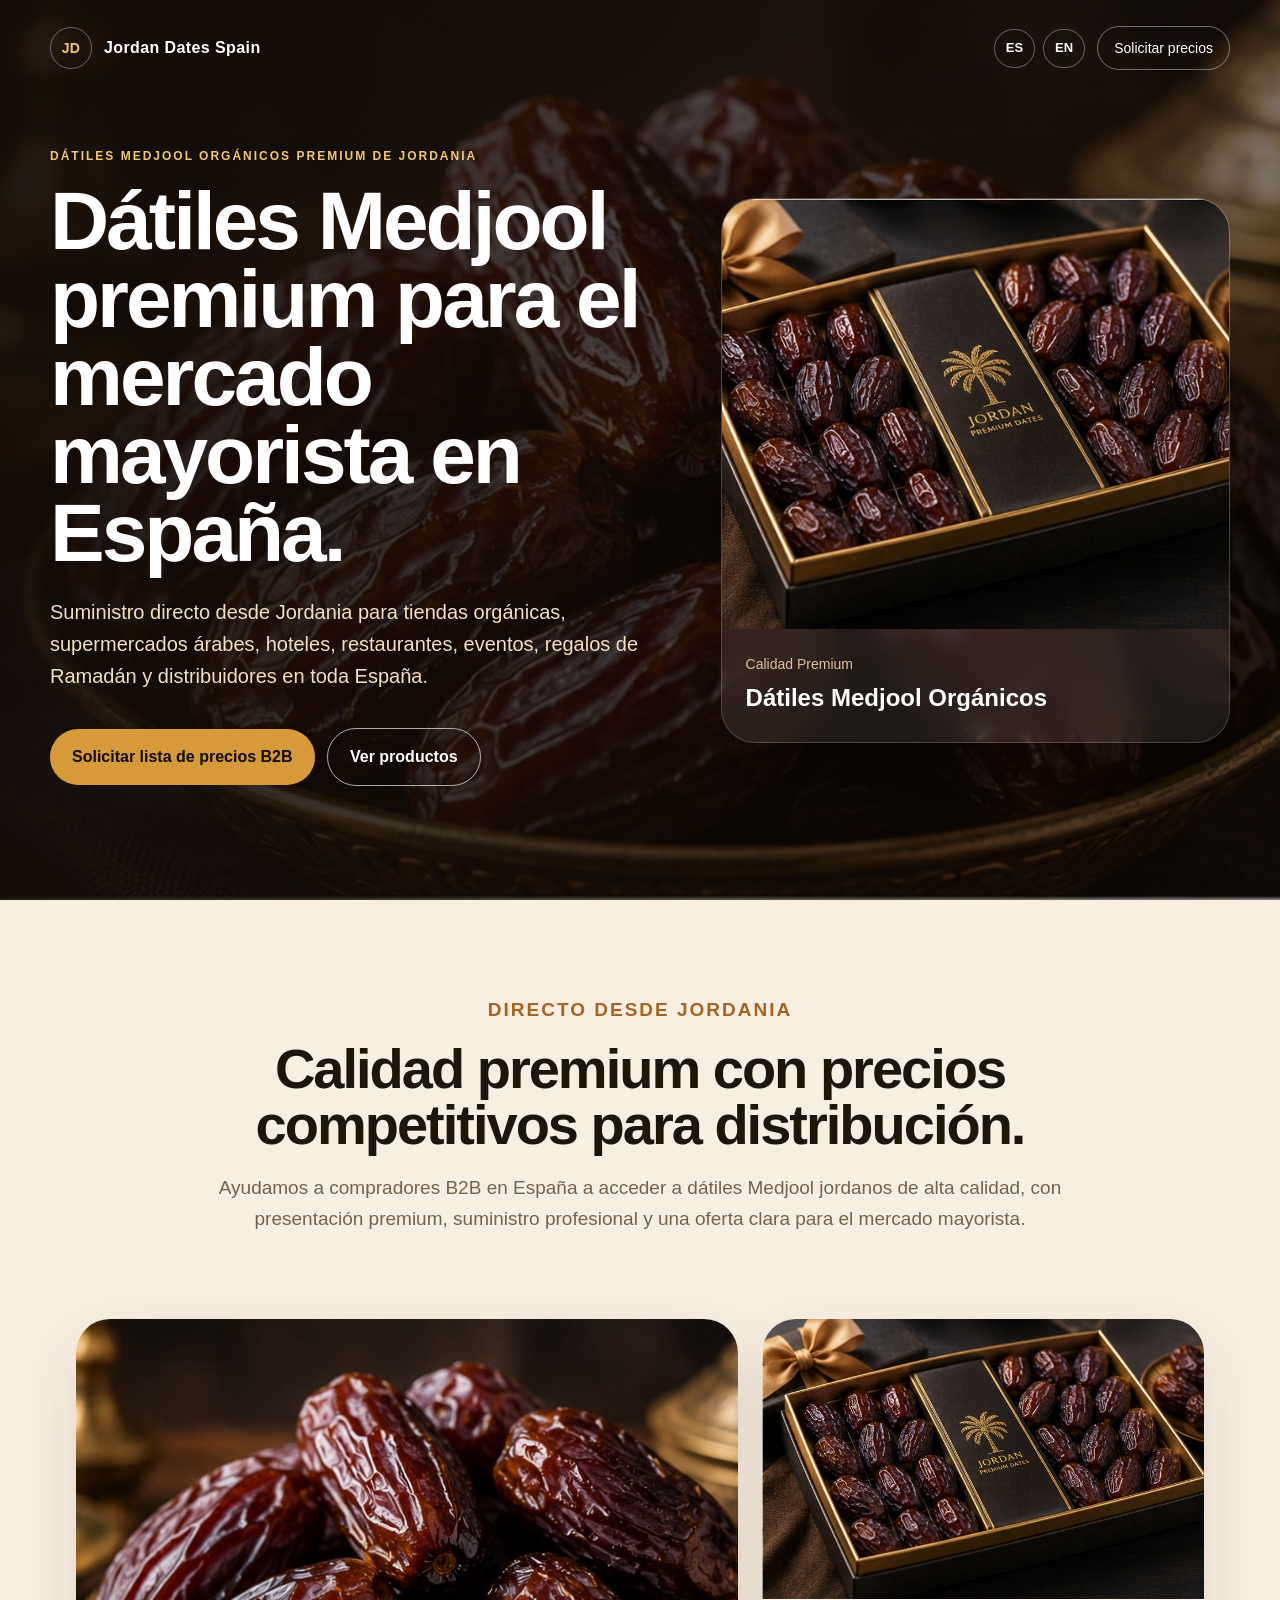
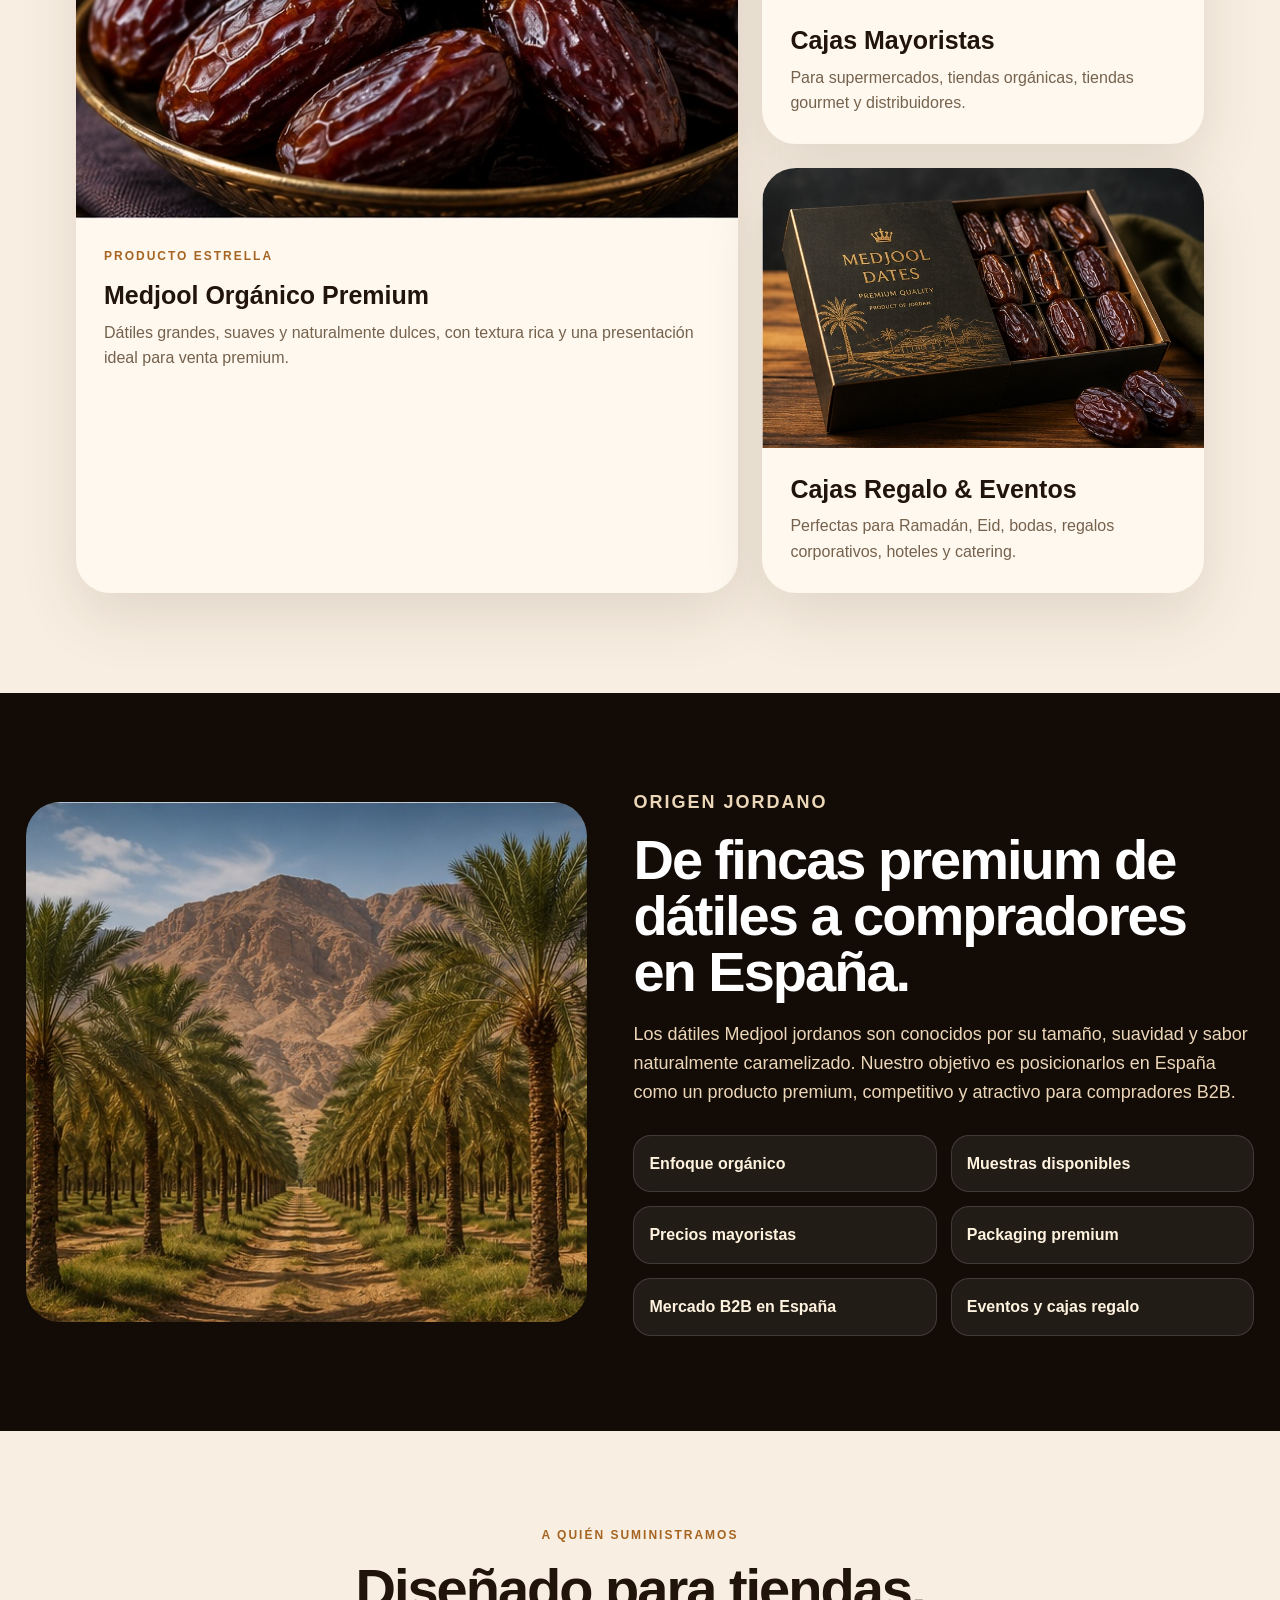
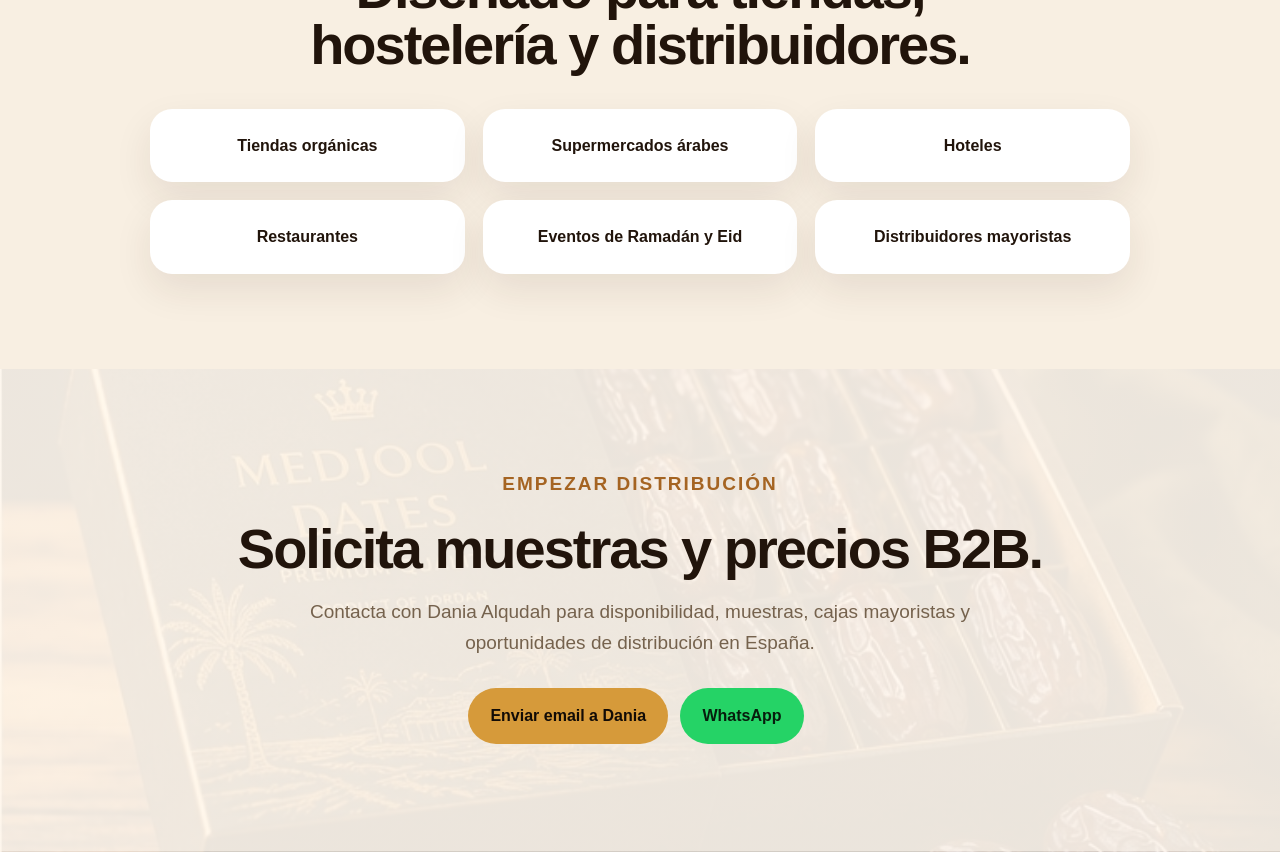
<file: index.html>
<!DOCTYPE html>
<html lang="es">
<head>
  <meta charset="UTF-8" />
  <meta name="viewport" content="width=device-width, initial-scale=1.0" />

  <title>Jordan Dates Spain | Dátiles Medjool Premium de Jordania</title>
  <meta name="description" content="Dátiles Medjool orgánicos premium de Jordania para tiendas, hoteles, restaurantes, eventos y distribuidores en España." />

  <link rel="stylesheet" href="styles.css" />
</head>
<body>

  <header class="hero">
    <nav class="navbar">
      <div class="brand">
        <span class="brand-mark">JD</span>
        <span>Jordan Dates Spain</span>
      </div>

      <div class="nav-actions">
        <div class="language-switch">
          <a href="index.html">ES</a>
          <a href="en.html">EN</a>
        </div>

        <a class="nav-link" href="#contact">Solicitar precios</a>
      </div>
    </nav>

    <div class="hero-inner">
      <div class="hero-copy">
        <p class="eyebrow">Dátiles Medjool Orgánicos Premium de Jordania</p>

        <h1>Dátiles Medjool premium para el mercado mayorista en España.</h1>

        <p class="hero-text">
          Suministro directo desde Jordania para tiendas orgánicas, supermercados árabes,
          hoteles, restaurantes, eventos, regalos de Ramadán y distribuidores en toda España.
        </p>

        <div class="hero-actions">
          <a class="button primary" href="#contact">Solicitar lista de precios B2B</a>
          <a class="button secondary" href="#products">Ver productos</a>
        </div>
      </div>

      <div class="hero-card">
        <img src="medjool-box.jpg.JPG" alt="Caja premium de dátiles Medjool de Jordania" />
        <div class="hero-card-content">
          <span>Calidad Premium</span>
          <strong>Dátiles Medjool Orgánicos</strong>
        </div>
      </div>
    </div>
  </header>

  <main>

    <section class="intro">
      <p class="eyebrow dark">Directo desde Jordania</p>
      <h2>Calidad premium con precios competitivos para distribución.</h2>
      <p>
        Ayudamos a compradores B2B en España a acceder a dátiles Medjool jordanos
        de alta calidad, con presentación premium, suministro profesional y una oferta
        clara para el mercado mayorista.
      </p>
    </section>

    <section id="products" class="products">
      <article class="product-card large">
        <img src="hero-dates.jpg.JPG" alt="Primer plano de dátiles Medjool premium" />
        <div>
          <p class="eyebrow dark">Producto estrella</p>
          <h3>Medjool Orgánico Premium</h3>
          <p>
            Dátiles grandes, suaves y naturalmente dulces, con textura rica y una
            presentación ideal para venta premium.
          </p>
        </div>
      </article>

      <article class="product-card">
        <img src="medjool-box.jpg.JPG" alt="Caja mayorista de dátiles Medjool" />
        <div>
          <h3>Cajas Mayoristas</h3>
          <p>
            Para supermercados, tiendas orgánicas, tiendas gourmet y distribuidores.
          </p>
        </div>
      </article>

      <article class="product-card">
        <img src="gift-box.jpg.JPG" alt="Caja regalo de dátiles Medjool" />
        <div>
          <h3>Cajas Regalo & Eventos</h3>
          <p>
            Perfectas para Ramadán, Eid, bodas, regalos corporativos, hoteles y catering.
          </p>
        </div>
      </article>
    </section>

    <section class="story">
      <div class="story-image">
        <img src="date-palms.jpg.JPG" alt="Palmeral de dátiles en Jordania" />
      </div>

      <div class="story-copy">
        <p class="eyebrow">Origen jordano</p>
        <h2>De fincas premium de dátiles a compradores en España.</h2>
        <p>
          Los dátiles Medjool jordanos son conocidos por su tamaño, suavidad y sabor
          naturalmente caramelizado. Nuestro objetivo es posicionarlos en España como
          un producto premium, competitivo y atractivo para compradores B2B.
        </p>

        <div class="features">
          <span>Enfoque orgánico</span>
          <span>Muestras disponibles</span>
          <span>Precios mayoristas</span>
          <span>Packaging premium</span>
          <span>Mercado B2B en España</span>
          <span>Eventos y cajas regalo</span>
        </div>
      </div>
    </section>

    <section class="buyers">
      <p class="eyebrow dark">A quién suministramos</p>
      <h2>Diseñado para tiendas, hostelería y distribuidores.</h2>

      <div class="buyer-grid">
        <div>Tiendas orgánicas</div>
        <div>Supermercados árabes</div>
        <div>Hoteles</div>
        <div>Restaurantes</div>
        <div>Eventos de Ramadán y Eid</div>
        <div>Distribuidores mayoristas</div>
      </div>
    </section>

    <section id="contact" class="contact">
      <p class="eyebrow dark">Empezar distribución</p>
      <h2>Solicita muestras y precios B2B.</h2>
      <p>
        Contacta con Dania Alqudah para disponibilidad, muestras, cajas mayoristas
        y oportunidades de distribución en España.
      </p>

      <div class="contact-actions">
        <a class="button primary" href="mailto:Dania.alqudah@gmail.com">Enviar email a Dania</a>
        <a class="button whatsapp" href="https://wa.me/34689747645">WhatsApp</a>
      </div>
    </section>

  </main>

</body>
</html>
</file>
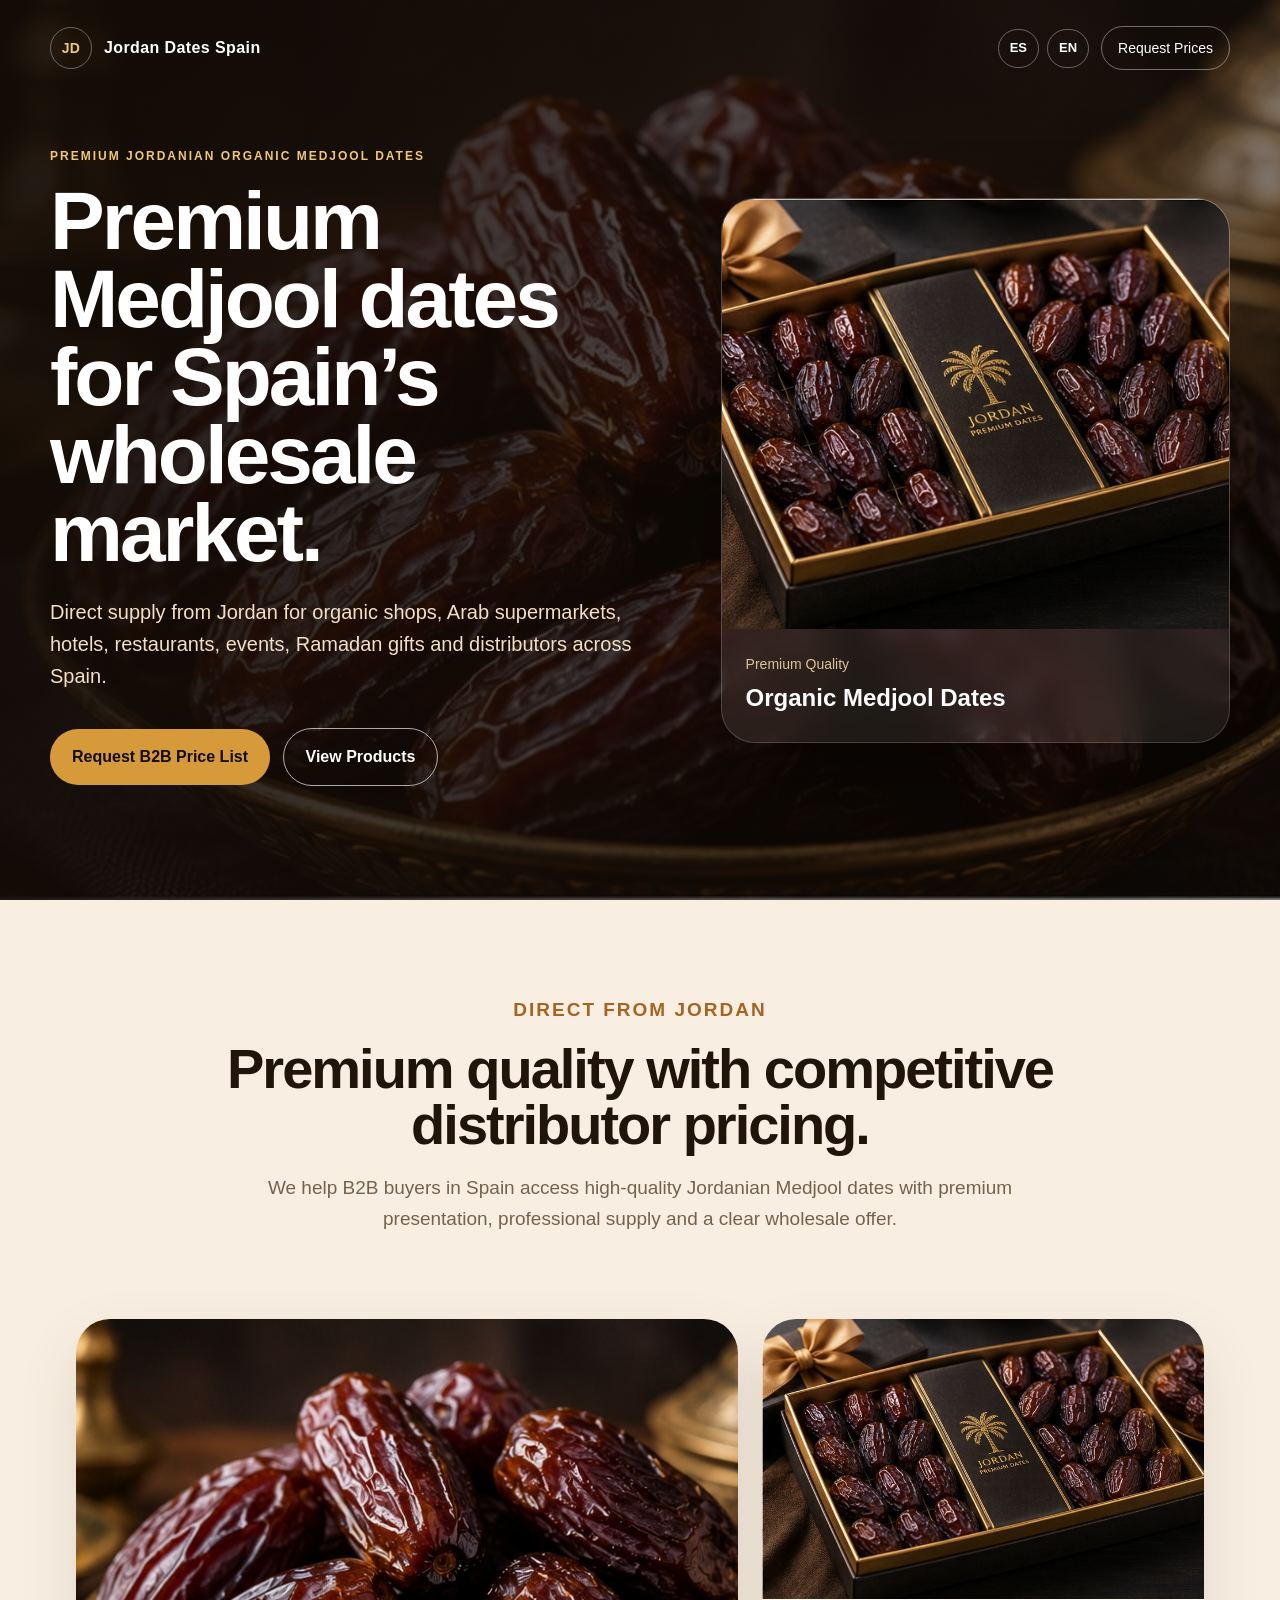
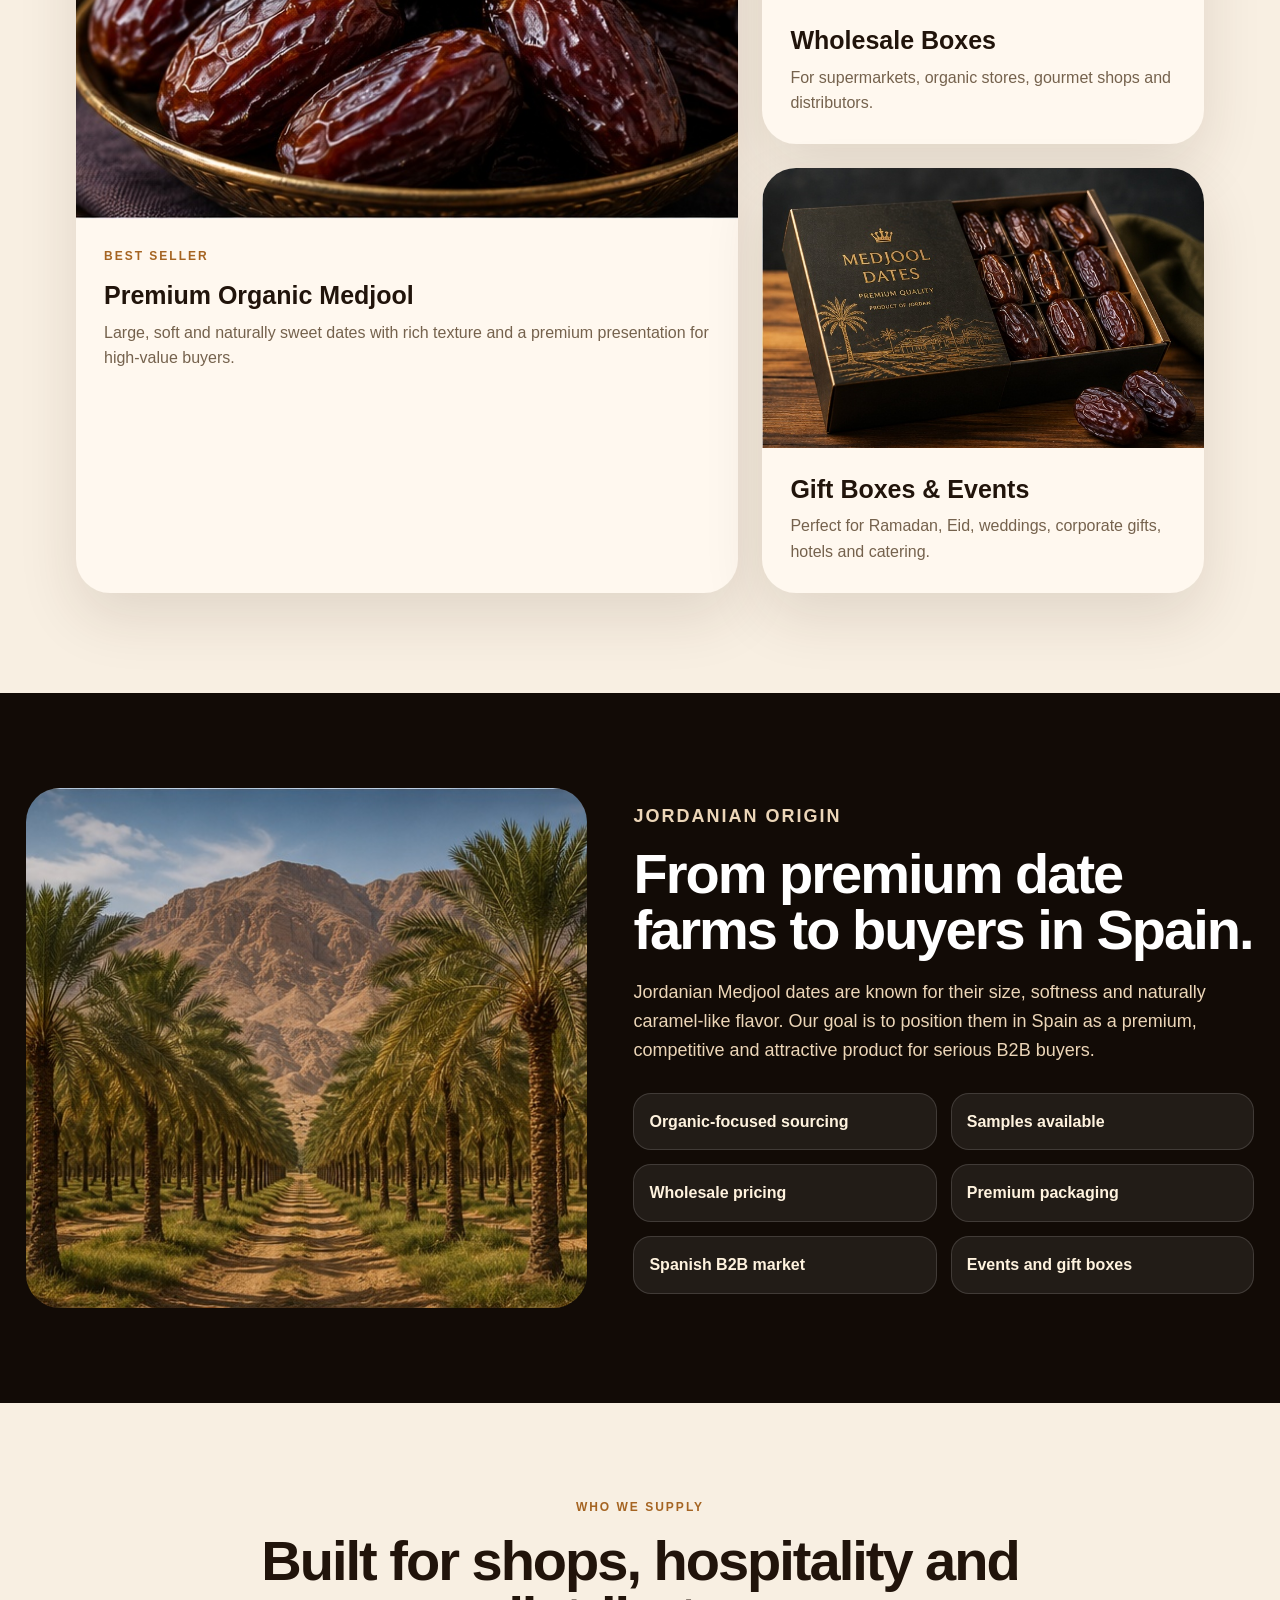
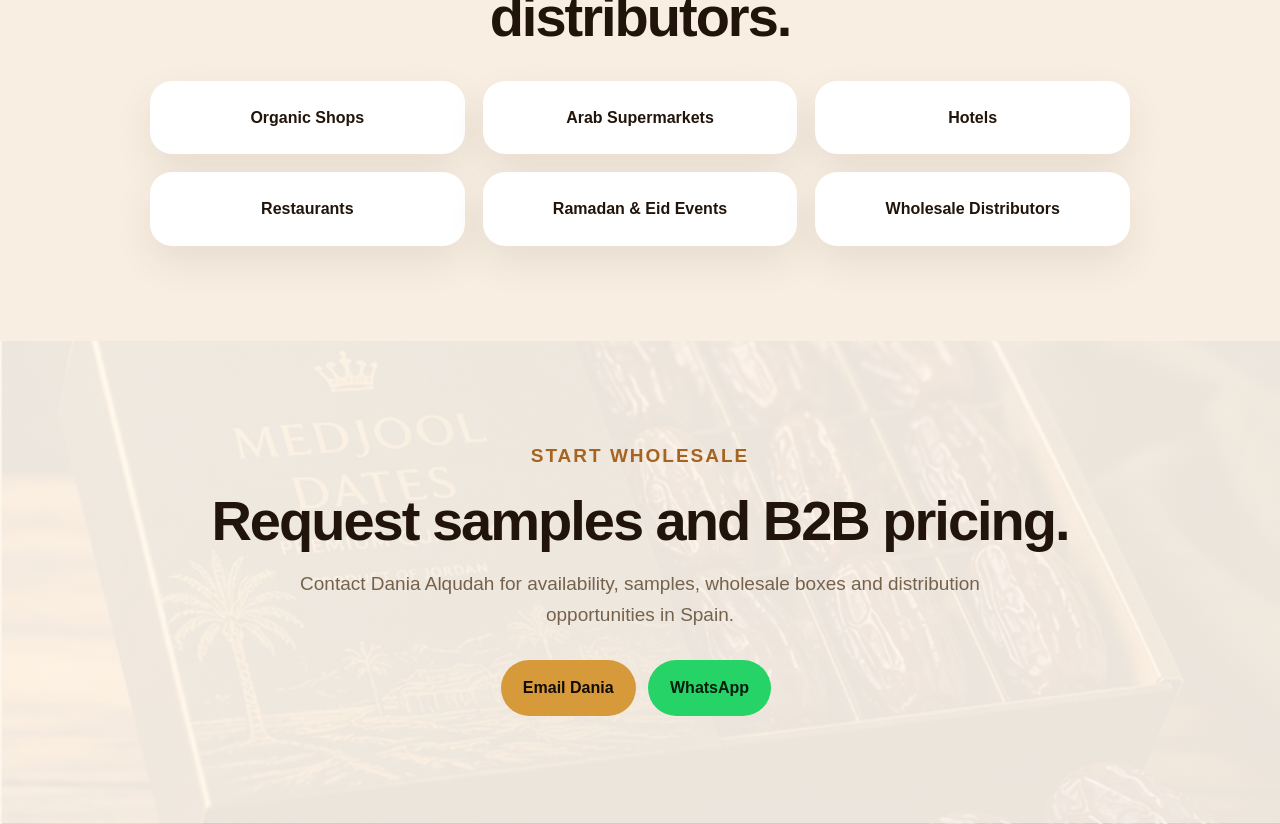
<file: en.html>
<!DOCTYPE html>
<html lang="en">
<head>
  <meta charset="UTF-8" />
  <meta name="viewport" content="width=device-width, initial-scale=1.0" />

  <title>Jordan Dates Spain | Premium Jordanian Medjool Dates</title>
  <meta name="description" content="Premium Jordanian organic Medjool dates for shops, hotels, restaurants, events and distributors in Spain." />

  <link rel="stylesheet" href="styles.css" />
</head>
<body>

  <header class="hero">
    <nav class="navbar">
      <div class="brand">
        <span class="brand-mark">JD</span>
        <span>Jordan Dates Spain</span>
      </div>

      <div class="nav-actions">
        <div class="language-switch">
          <a href="index.html">ES</a>
          <a href="en.html">EN</a>
        </div>

        <a class="nav-link" href="#contact">Request Prices</a>
      </div>
    </nav>

    <div class="hero-inner">
      <div class="hero-copy">
        <p class="eyebrow">Premium Jordanian Organic Medjool Dates</p>

        <h1>Premium Medjool dates for Spain’s wholesale market.</h1>

        <p class="hero-text">
          Direct supply from Jordan for organic shops, Arab supermarkets,
          hotels, restaurants, events, Ramadan gifts and distributors across Spain.
        </p>

        <div class="hero-actions">
          <a class="button primary" href="#contact">Request B2B Price List</a>
          <a class="button secondary" href="#products">View Products</a>
        </div>
      </div>

      <div class="hero-card">
        <img src="medjool-box.jpg.JPG" alt="Premium Jordanian Medjool dates box" />
        <div class="hero-card-content">
          <span>Premium Quality</span>
          <strong>Organic Medjool Dates</strong>
        </div>
      </div>
    </div>
  </header>

  <main>

    <section class="intro">
      <p class="eyebrow dark">Direct from Jordan</p>
      <h2>Premium quality with competitive distributor pricing.</h2>
      <p>
        We help B2B buyers in Spain access high-quality Jordanian Medjool dates
        with premium presentation, professional supply and a clear wholesale offer.
      </p>
    </section>

    <section id="products" class="products">
      <article class="product-card large">
        <img src="hero-dates.jpg.JPG" alt="Close-up of premium Medjool dates" />
        <div>
          <p class="eyebrow dark">Best Seller</p>
          <h3>Premium Organic Medjool</h3>
          <p>
            Large, soft and naturally sweet dates with rich texture and a
            premium presentation for high-value buyers.
          </p>
        </div>
      </article>

      <article class="product-card">
        <img src="medjool-box.jpg.JPG" alt="Wholesale Medjool dates box" />
        <div>
          <h3>Wholesale Boxes</h3>
          <p>
            For supermarkets, organic stores, gourmet shops and distributors.
          </p>
        </div>
      </article>

      <article class="product-card">
        <img src="gift-box.jpg.JPG" alt="Medjool dates gift box" />
        <div>
          <h3>Gift Boxes & Events</h3>
          <p>
            Perfect for Ramadan, Eid, weddings, corporate gifts, hotels and catering.
          </p>
        </div>
      </article>
    </section>

    <section class="story">
      <div class="story-image">
        <img src="date-palms.jpg.JPG" alt="Date palm grove in Jordan" />
      </div>

      <div class="story-copy">
        <p class="eyebrow">Jordanian Origin</p>
        <h2>From premium date farms to buyers in Spain.</h2>
        <p>
          Jordanian Medjool dates are known for their size, softness and naturally
          caramel-like flavor. Our goal is to position them in Spain as a premium,
          competitive and attractive product for serious B2B buyers.
        </p>

        <div class="features">
          <span>Organic-focused sourcing</span>
          <span>Samples available</span>
          <span>Wholesale pricing</span>
          <span>Premium packaging</span>
          <span>Spanish B2B market</span>
          <span>Events and gift boxes</span>
        </div>
      </div>
    </section>

    <section class="buyers">
      <p class="eyebrow dark">Who We Supply</p>
      <h2>Built for shops, hospitality and distributors.</h2>

      <div class="buyer-grid">
        <div>Organic Shops</div>
        <div>Arab Supermarkets</div>
        <div>Hotels</div>
        <div>Restaurants</div>
        <div>Ramadan & Eid Events</div>
        <div>Wholesale Distributors</div>
      </div>
    </section>

    <section id="contact" class="contact">
      <p class="eyebrow dark">Start Wholesale</p>
      <h2>Request samples and B2B pricing.</h2>
      <p>
        Contact Dania Alqudah for availability, samples, wholesale boxes
        and distribution opportunities in Spain.
      </p>

      <div class="contact-actions">
        <a class="button primary" href="mailto:Dania.alqudah@gmail.com">Email Dania</a>
        <a class="button whatsapp" href="https://wa.me/34689747645">WhatsApp</a>
      </div>
    </section>

  </main>

</body>
</html>
</file>
<file: styles.css>
* {
  box-sizing: border-box;
  margin: 0;
  padding: 0;
}

:root {
  --dark: #120b06;
  --brown: #2c180d;
  --gold: #d69a3a;
  --gold-light: #f0c873;
  --cream: #f8efe2;
  --cream-2: #fff8ef;
  --text: #21140b;
  --muted: #75624d;
}

html {
  scroll-behavior: smooth;
}

body {
  font-family: Arial, Helvetica, sans-serif;
  background: var(--cream);
  color: var(--text);
  line-height: 1.6;
}

img {
  width: 100%;
  display: block;
}

.hero {
  min-height: 100vh;
  color: white;
  padding: 26px;
  background:
    linear-gradient(90deg, rgba(18, 11, 6, 0.94), rgba(18, 11, 6, 0.55)),
    url("hero-dates.jpg.JPG");
  background-size: cover;
  background-position: center;
}

.navbar {
  max-width: 1180px;
  margin: 0 auto;
  display: flex;
  justify-content: space-between;
  align-items: center;
}

.brand {
  display: flex;
  align-items: center;
  gap: 12px;
  font-weight: 800;
  letter-spacing: 0.4px;
}

.brand-mark {
  width: 42px;
  height: 42px;
  border: 1px solid rgba(255,255,255,0.35);
  border-radius: 50%;
  display: grid;
  place-items: center;
  color: var(--gold-light);
  font-size: 14px;
}

.nav-actions {
  display: flex;
  align-items: center;
  gap: 12px;
}

.language-switch {
  display: flex;
  gap: 8px;
  align-items: center;
}

.language-switch a {
  color: white;
  text-decoration: none;
  border: 1px solid rgba(255,255,255,0.35);
  padding: 8px 11px;
  border-radius: 999px;
  font-size: 13px;
  font-weight: 800;
}

.language-switch a:hover {
  background: rgba(255,255,255,0.12);
}

.nav-link {
  color: white;
  text-decoration: none;
  border: 1px solid rgba(255,255,255,0.4);
  padding: 10px 16px;
  border-radius: 999px;
  font-size: 14px;
}

.hero-inner {
  max-width: 1180px;
  min-height: calc(100vh - 100px);
  margin: 0 auto;
  display: grid;
  grid-template-columns: 1.1fr 0.9fr;
  gap: 48px;
  align-items: center;
}

.hero-copy {
  max-width: 720px;
}

.eyebrow {
  color: var(--gold-light);
  text-transform: uppercase;
  letter-spacing: 2px;
  font-size: 12px;
  font-weight: 800;
  margin-bottom: 16px;
}

.eyebrow.dark {
  color: #a56422;
}

h1 {
  font-size: clamp(44px, 7vw, 82px);
  line-height: 0.95;
  letter-spacing: -3px;
  margin-bottom: 24px;
}

h2 {
  font-size: clamp(34px, 5vw, 56px);
  line-height: 1;
  letter-spacing: -2px;
  margin-bottom: 20px;
}

h3 {
  font-size: 25px;
  line-height: 1.1;
  margin-bottom: 10px;
}

.hero-text {
  max-width: 650px;
  font-size: 20px;
  color: #f3dfc5;
  margin-bottom: 28px;
}

.button {
  display: inline-block;
  text-decoration: none;
  padding: 15px 22px;
  border-radius: 999px;
  font-weight: 800;
  margin: 8px 8px 8px 0;
}

.primary {
  background: var(--gold);
  color: var(--dark);
}

.secondary {
  color: white;
  border: 1px solid rgba(255,255,255,0.65);
}

.whatsapp {
  background: #25d366;
  color: #071d0d;
}

.hero-card {
  background: rgba(255,255,255,0.08);
  border: 1px solid rgba(255,255,255,0.18);
  border-radius: 34px;
  overflow: hidden;
  box-shadow: 0 30px 80px rgba(0,0,0,0.38);
  backdrop-filter: blur(12px);
}

.hero-card img {
  height: 430px;
  object-fit: cover;
}

.hero-card-content {
  padding: 24px;
  display: grid;
  gap: 4px;
}

.hero-card-content span {
  color: #dfc29c;
  font-size: 14px;
}

.hero-card-content strong {
  font-size: 24px;
}

.intro {
  max-width: 900px;
  margin: auto;
  padding: 95px 26px 55px;
  text-align: center;
}

.intro p {
  font-size: 19px;
  color: var(--muted);
}

.products {
  max-width: 1180px;
  margin: auto;
  padding: 30px 26px 100px;
  display: grid;
  grid-template-columns: 1.2fr 0.8fr;
  gap: 24px;
}

.product-card {
  background: var(--cream-2);
  border-radius: 34px;
  overflow: hidden;
  box-shadow: 0 24px 60px rgba(55, 35, 20, 0.12);
}

.product-card.large {
  grid-row: span 2;
}

.product-card img {
  height: 280px;
  object-fit: cover;
}

.product-card.large img {
  height: 500px;
}

.product-card div {
  padding: 28px;
}

.product-card p {
  color: var(--muted);
}

.story {
  background: var(--dark);
  color: white;
  padding: 95px 26px;
  display: grid;
  grid-template-columns: 0.95fr 1.05fr;
  gap: 46px;
  align-items: center;
}

.story-image img {
  border-radius: 34px;
  min-height: 520px;
  object-fit: cover;
}

.story-copy {
  max-width: 660px;
}

.story-copy p {
  color: #ecd6b8;
  font-size: 18px;
}

.features {
  margin-top: 28px;
  display: grid;
  grid-template-columns: 1fr 1fr;
  gap: 14px;
}

.features span {
  background: rgba(255,255,255,0.07);
  border: 1px solid rgba(255,255,255,0.14);
  border-radius: 18px;
  padding: 15px;
  color: #fff3df;
  font-weight: 700;
}

.buyers {
  padding: 95px 26px;
  text-align: center;
}

.buyers h2 {
  max-width: 820px;
  margin-left: auto;
  margin-right: auto;
}

.buyer-grid {
  max-width: 980px;
  margin: 36px auto 0;
  display: grid;
  grid-template-columns: repeat(3, 1fr);
  gap: 18px;
}

.buyer-grid div {
  background: white;
  border-radius: 22px;
  padding: 24px;
  font-weight: 800;
  box-shadow: 0 16px 38px rgba(55, 35, 20, 0.09);
}

.contact {
  text-align: center;
  padding: 100px 26px;
  background:
    linear-gradient(rgba(255,248,239,0.92), rgba(255,248,239,0.92)),
    url("gift-box.jpg.JPG");
  background-size: cover;
  background-position: center;
}

.contact p {
  max-width: 680px;
  margin: 0 auto 22px;
  color: var(--muted);
  font-size: 19px;
}

@media (max-width: 850px) {
  .hero {
    padding: 20px;
  }

  .navbar {
    align-items: flex-start;
    gap: 14px;
  }

  .brand {
    font-size: 14px;
  }

  .brand-mark {
    width: 36px;
    height: 36px;
    font-size: 12px;
  }

  .nav-actions {
    gap: 8px;
  }

  .nav-link {
    display: none;
  }

  .language-switch a {
    padding: 7px 10px;
    font-size: 12px;
  }

  .hero-inner,
  .products,
  .story,
  .buyer-grid {
    grid-template-columns: 1fr;
  }

  .hero-inner {
    gap: 28px;
    padding-top: 60px;
  }

  h1 {
    letter-spacing: -2px;
  }

  .hero-text {
    font-size: 18px;
  }

  .hero-card img {
    height: 300px;
  }

  .product-card.large img,
  .product-card img,
  .story-image img {
    height: 300px;
    min-height: auto;
  }

  .features {
    grid-template-columns: 1fr;
  }

  .intro,
  .buyers,
  .contact {
    padding: 70px 22px;
  }

  .products,
  .story {
    padding-left: 22px;
    padding-right: 22px;
  }
}
</file>
